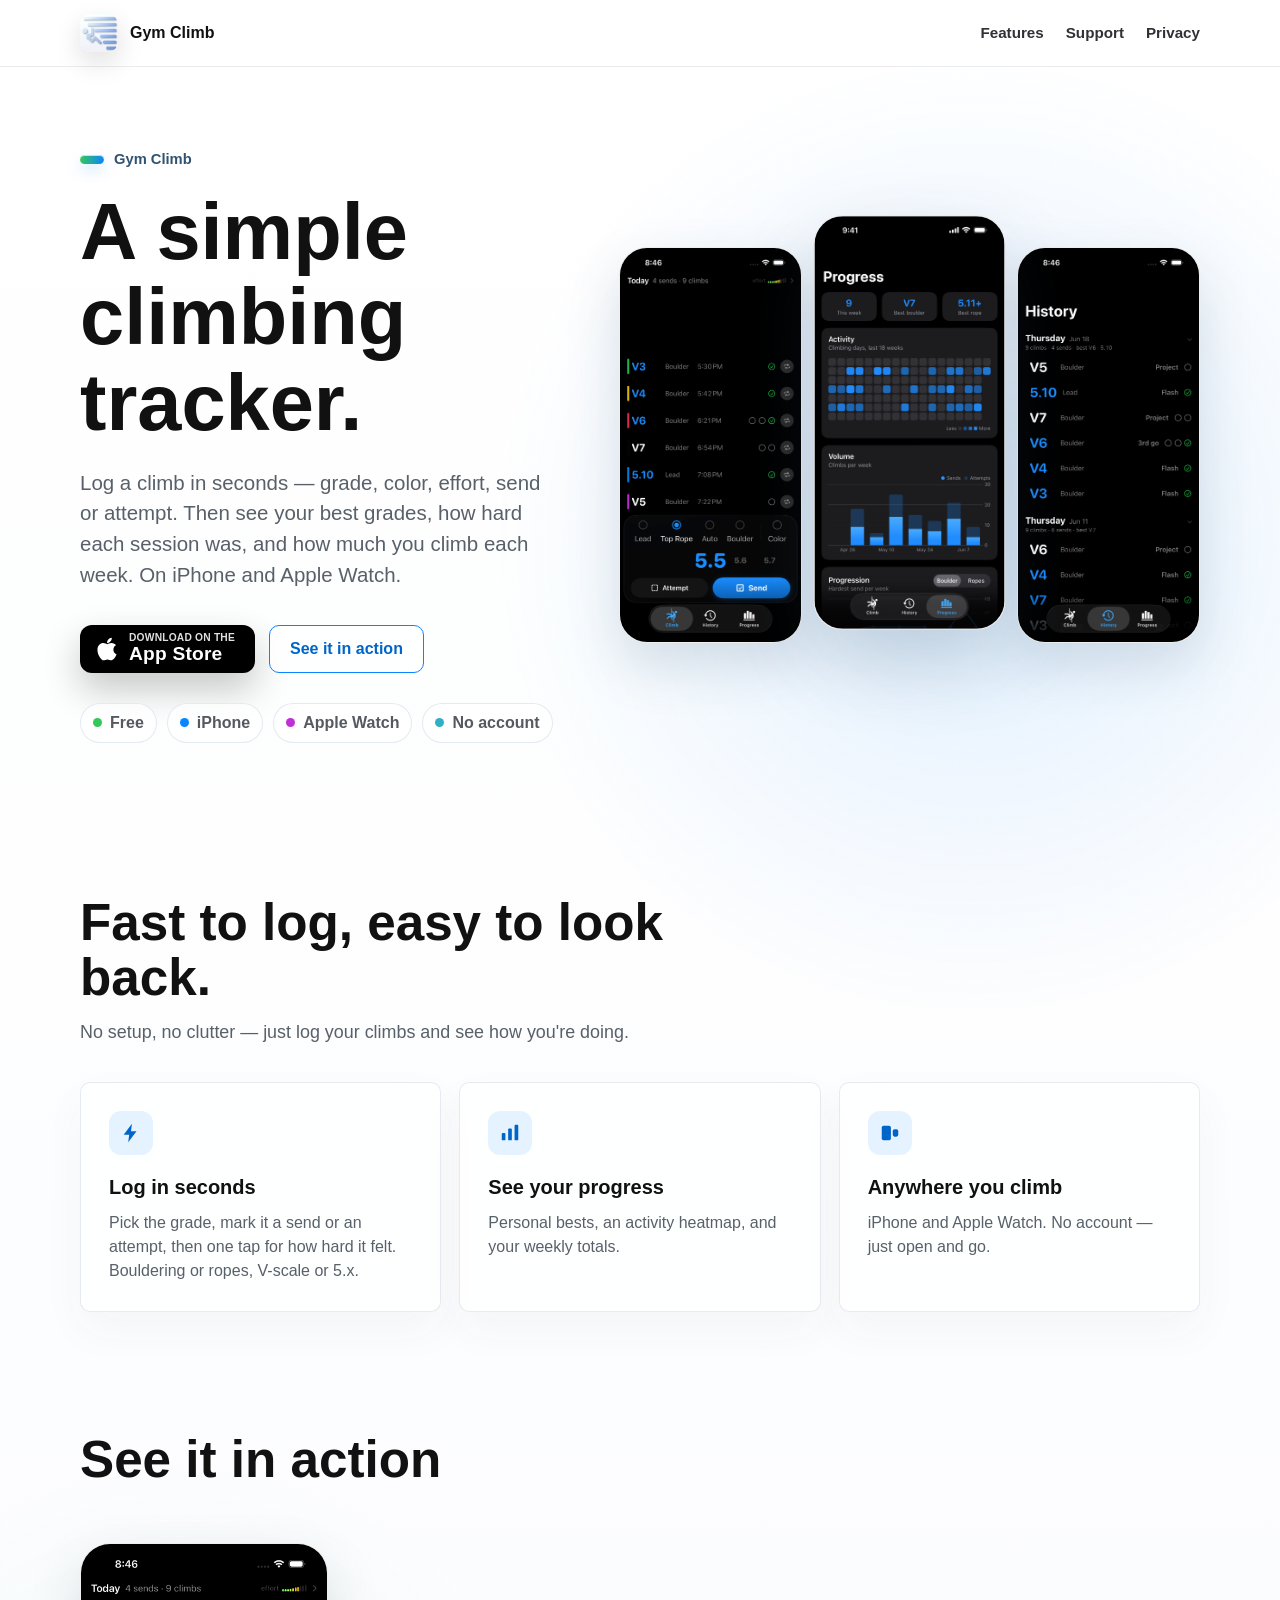
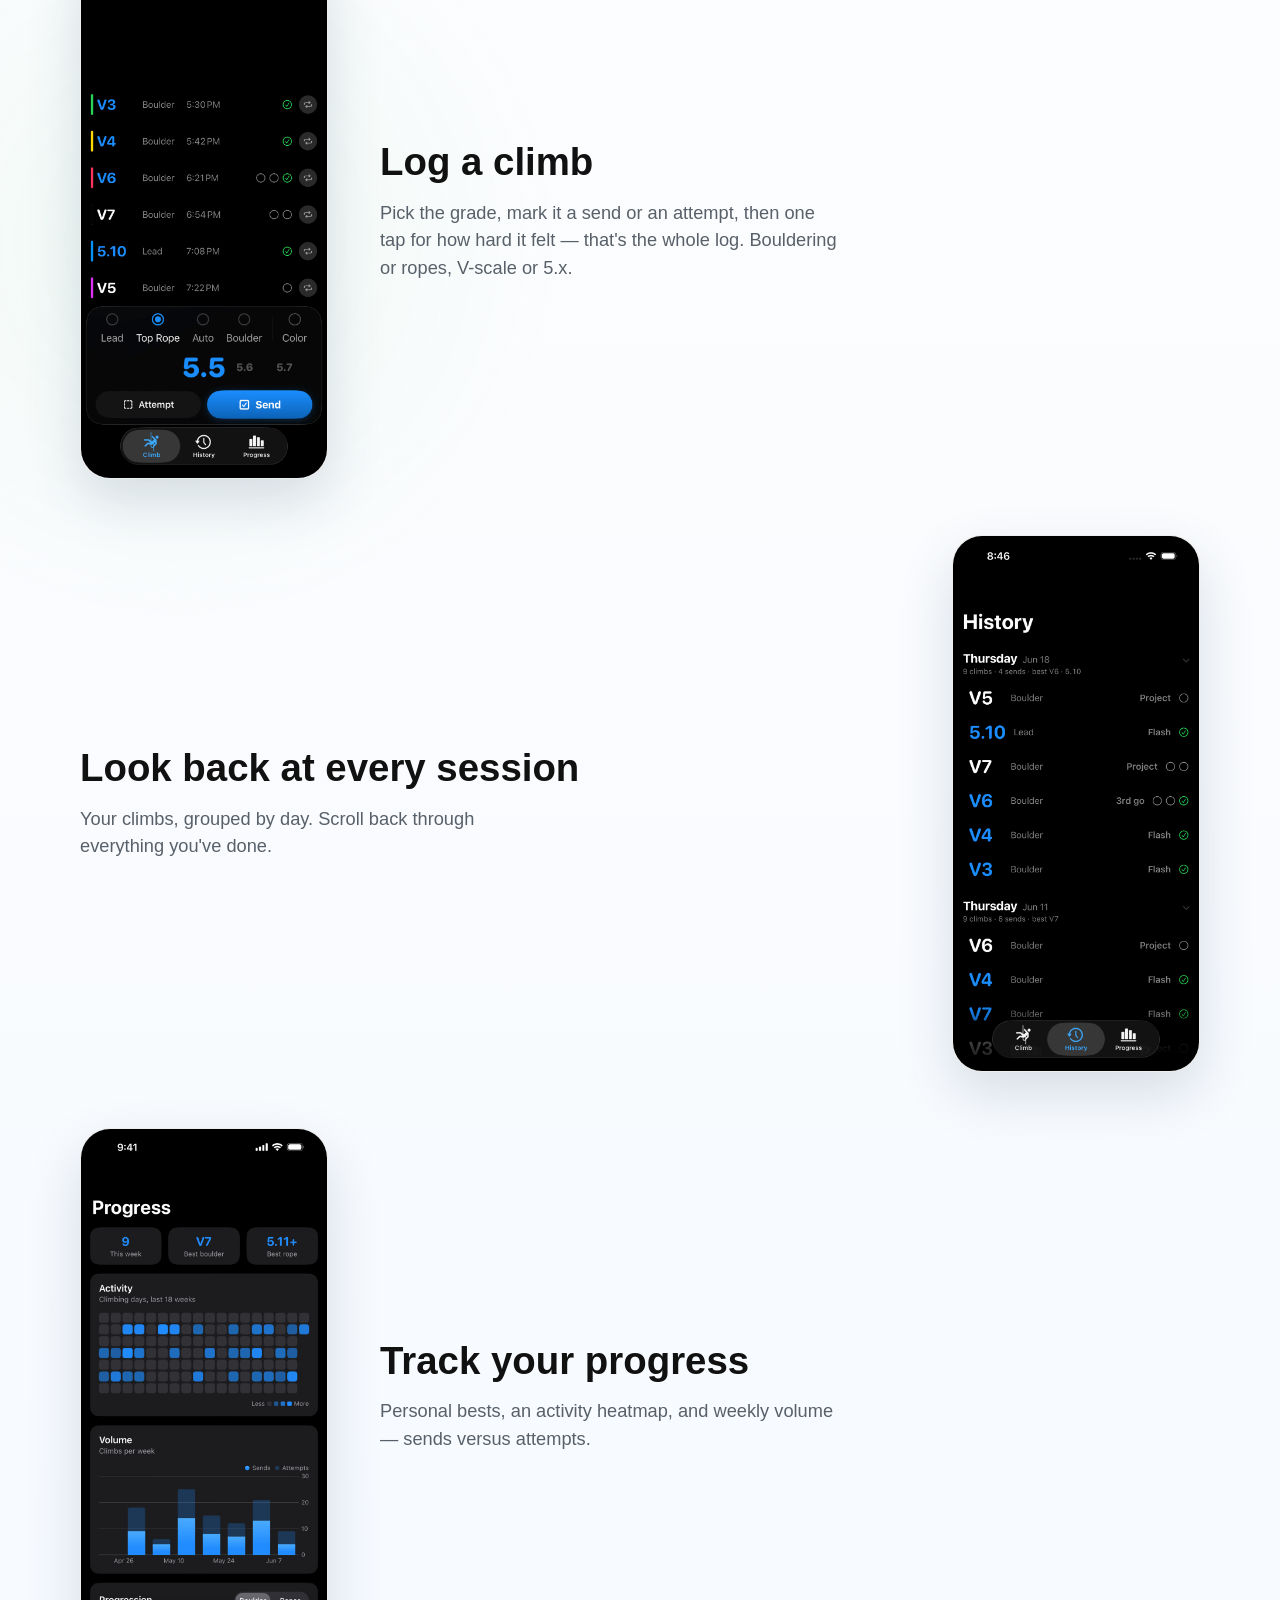
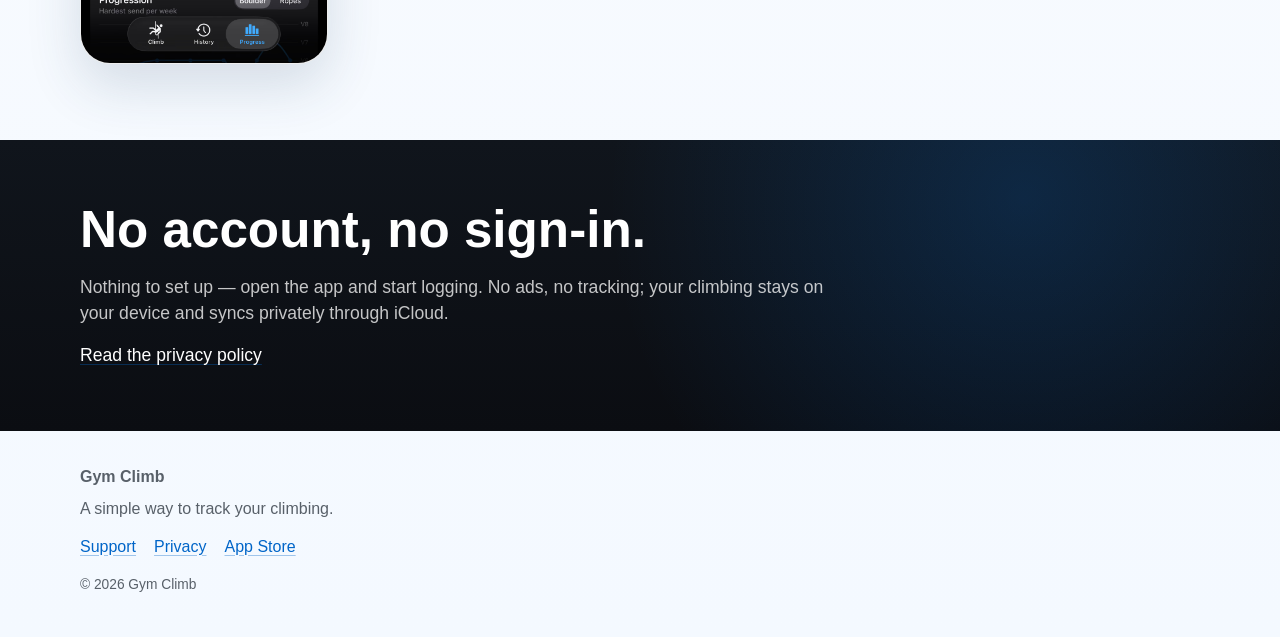
<file: index.html>
<!doctype html>
<html lang="en">
<head>
  <meta charset="utf-8">
  <meta name="viewport" content="width=device-width, initial-scale=1">
  <title>Gym Climb | A simple way to track your climbing</title>
  <meta name="description" content="A simple way to track your climbing. Log a climb in seconds, then look back whenever you want — on iPhone and Apple Watch.">
  <meta name="theme-color" content="#ffffff" media="(prefers-color-scheme: light)">
  <meta name="theme-color" content="#0b0e13" media="(prefers-color-scheme: dark)">
  <link rel="canonical" href="https://gymclimb.app/">
  <meta property="og:title" content="Gym Climb">
  <meta property="og:description" content="A simple way to track your climbing.">
  <meta property="og:url" content="https://gymclimb.app/">
  <meta property="og:image" content="https://gymclimb.app/assets/og-image.png?v=3">
  <meta property="og:image:width" content="1200">
  <meta property="og:image:height" content="630">
  <meta property="og:type" content="website">
  <meta name="twitter:card" content="summary_large_image">
  <meta name="twitter:title" content="Gym Climb">
  <meta name="twitter:description" content="A simple way to track your climbing.">
  <meta name="twitter:image" content="https://gymclimb.app/assets/og-image.png?v=3">
  <meta name="apple-itunes-app" content="app-id=6503015593">
  <link rel="icon" href="assets/icon-96.png">
  <link rel="apple-touch-icon" href="assets/icon-180.png">
  <link rel="manifest" href="site.webmanifest">
  <link rel="stylesheet" href="assets/site.css?v=6">
  <script type="application/ld+json">
  {
    "@context": "https://schema.org",
    "@type": "SoftwareApplication",
    "name": "Gym Climb",
    "applicationCategory": "HealthApplication",
    "operatingSystem": "iOS, watchOS",
    "description": "A simple way to track your climbing. Log a climb in seconds, then look back whenever you want — on iPhone and Apple Watch.",
    "url": "https://gymclimb.app/",
    "downloadUrl": "https://apps.apple.com/app/gym-climb/id6503015593",
    "image": "https://gymclimb.app/assets/og-image.png",
    "author": { "@type": "Person", "name": "Zachary Halzel" },
    "offers": { "@type": "Offer", "price": "0", "priceCurrency": "USD" }
  }
  </script>
</head>
<body>
  <header class="site-header">
    <nav class="nav" aria-label="Primary navigation">
      <a class="brand" href="./">
        <img src="assets/icon-96.png" alt="" width="38" height="38">
        <span>Gym Climb</span>
      </a>
      <div class="nav-links">
        <a href="#features">Features</a>
        <a href="support/">Support</a>
        <a href="privacy/">Privacy</a>
      </div>
    </nav>
  </header>

  <main>
    <section class="hero">
      <div>
        <p class="eyebrow">Gym Climb</p>
        <h1>A simple climbing tracker.</h1>
        <p class="hero-copy">Log a climb in seconds — grade, color, effort, send or attempt. Then see your best grades, how hard each session was, and how much you climb each week. On iPhone and Apple Watch.</p>
        <div class="actions">
          <!-- APP STORE LINK: live listing for Gym Climb (app-id 6503015593). -->
          <a class="appstore-badge" href="https://apps.apple.com/app/gym-climb/id6503015593" aria-label="Download Gym Climb on the App Store">
            <svg class="appstore-badge-logo" width="22" height="26" viewBox="0 0 384 512" aria-hidden="true" focusable="false">
              <path fill="currentColor" d="M318.7 268.7c-.2-36.7 16.4-64.4 50-84.8-18.8-26.9-47.2-41.7-84.7-44.6-35.5-2.8-74.3 20.7-88.5 20.7-15 0-49.4-19.7-76.4-19.7C63.3 141.2 4 184.8 4 273.5q0 39.3 14.4 81.2c12.8 36.7 59 126.7 107.2 125.2 25.2-.6 43-17.9 75.8-17.9 31.8 0 48.3 17.9 76.4 17.9 48.6-.7 90.4-82.5 102.6-119.3-65.2-30.7-61.7-90-61.7-91.9zm-56.6-164.2c27.3-32.4 24.8-61.9 24-72.5-24.1 1.4-52 16.4-67.9 34.9-17.5 19.8-27.8 44.3-25.6 71.9 26.1 2 49.9-11.4 69.5-34.3z"/>
            </svg>
            <span class="appstore-badge-text">
              <small>Download on the</small>
              <strong>App Store</strong>
            </span>
          </a>
          <a class="button secondary" href="#walkthrough">See it in action</a>
        </div>
        <ul class="availability" aria-label="App highlights">
          <li><span class="dot free"></span>Free</li>
          <li><span class="dot"></span>iPhone</li>
          <li><span class="dot watch"></span>Apple Watch</li>
          <li><span class="dot private"></span>No account</li>
        </ul>
      </div>
      <figure class="hero-shots" aria-label="Gym Climb app screenshots">
        <div class="hero-shot">
          <picture>
            <source srcset="assets/screenshot-climb.avif?v=4" type="image/avif">
            <source srcset="assets/screenshot-climb.webp?v=4" type="image/webp">
            <img src="assets/screenshot-climb.png?v=4" alt="Gym Climb logging screen: today's climbs, with green checkmarks marking sends, above the grade dial and a send-or-attempt result row." width="840" height="1825" decoding="async">
          </picture>
        </div>
        <div class="hero-shot">
          <picture>
            <source srcset="assets/screenshot-progress.avif" type="image/avif">
            <source srcset="assets/screenshot-progress.webp" type="image/webp">
            <img src="assets/screenshot-progress.png" alt="Gym Climb Progress screen with weekly stats, an activity heatmap, and a climbs-per-week volume chart." width="840" height="1825" fetchpriority="high" decoding="async">
          </picture>
        </div>
        <div class="hero-shot">
          <picture>
            <source srcset="assets/screenshot-history.avif?v=4" type="image/avif">
            <source srcset="assets/screenshot-history.webp?v=4" type="image/webp">
            <img src="assets/screenshot-history.png?v=4" alt="Gym Climb History screen with climbs grouped by day." width="840" height="1825" decoding="async">
          </picture>
        </div>
      </figure>
    </section>

    <section class="section" id="features">
      <div class="section-heading">
        <h2>Fast to log, easy to look back.</h2>
        <p>No setup, no clutter — just log your climbs and see how you're doing.</p>
      </div>
      <div class="feature-grid">
        <article class="feature">
          <div class="feature-icon"><svg viewBox="0 0 24 24" fill="currentColor" aria-hidden="true"><path d="M13 2 4 14h6l-1 8 9-12h-6l1-8z"/></svg></div>
          <h3>Log in seconds</h3>
          <p>Pick the grade, mark it a send or an attempt, then one tap for how hard it felt. Bouldering or ropes, V-scale or 5.x.</p>
        </article>
        <article class="feature">
          <div class="feature-icon"><svg viewBox="0 0 24 24" fill="currentColor" aria-hidden="true"><rect x="3" y="12" width="4" height="8" rx="1"/><rect x="10" y="7" width="4" height="13" rx="1"/><rect x="17" y="3" width="4" height="17" rx="1"/></svg></div>
          <h3>See your progress</h3>
          <p>Personal bests, an activity heatmap, and your weekly totals.</p>
        </article>
        <article class="feature">
          <div class="feature-icon"><svg viewBox="0 0 24 24" fill="currentColor" aria-hidden="true"><rect x="3" y="4" width="10" height="16" rx="2"/><rect x="15" y="8" width="6" height="8" rx="2"/></svg></div>
          <h3>Anywhere you climb</h3>
          <p>iPhone and Apple Watch. No account — just open and go.</p>
        </article>
      </div>
    </section>

    <section class="section showcase" id="walkthrough" aria-labelledby="walkthrough-heading">
      <div class="section-heading">
        <h2 id="walkthrough-heading">See it in action</h2>
      </div>

      <div class="showcase-row">
        <div class="showcase-shot">
          <picture>
            <source srcset="assets/screenshot-climb.avif?v=4" type="image/avif">
            <source srcset="assets/screenshot-climb.webp?v=4" type="image/webp">
            <img src="assets/screenshot-climb.png?v=4" alt="Gym Climb logging screen: today's climbs, with green checkmarks marking sends, above the grade dial and a send-or-attempt result row." width="840" height="1825" loading="lazy" decoding="async">
          </picture>
        </div>
        <div class="showcase-text">
          <h3>Log a climb</h3>
          <p>Pick the grade, mark it a send or an attempt, then one tap for how hard it felt — that's the whole log. Bouldering or ropes, V-scale or 5.x.</p>
        </div>
      </div>

      <div class="showcase-row reverse">
        <div class="showcase-shot">
          <picture>
            <source srcset="assets/screenshot-history.avif?v=4" type="image/avif">
            <source srcset="assets/screenshot-history.webp?v=4" type="image/webp">
            <img src="assets/screenshot-history.png?v=4" alt="Gym Climb History screen with climbs grouped by day." width="840" height="1825" loading="lazy" decoding="async">
          </picture>
        </div>
        <div class="showcase-text">
          <h3>Look back at every session</h3>
          <p>Your climbs, grouped by day. Scroll back through everything you've done.</p>
        </div>
      </div>

      <div class="showcase-row">
        <div class="showcase-shot">
          <picture>
            <source srcset="assets/screenshot-progress.avif" type="image/avif">
            <source srcset="assets/screenshot-progress.webp" type="image/webp">
            <img src="assets/screenshot-progress.png" alt="Gym Climb Progress screen with weekly stats, an activity heatmap, and a climbs-per-week volume chart." width="840" height="1825" loading="lazy" decoding="async">
          </picture>
        </div>
        <div class="showcase-text">
          <h3>Track your progress</h3>
          <p>Personal bests, an activity heatmap, and weekly volume — sends versus attempts.</p>
        </div>
      </div>
    </section>

    <section class="privacy-band">
      <div class="section">
        <h2>No account, no sign-in.</h2>
        <p>Nothing to set up — open the app and start logging. No ads, no tracking; your climbing stays on your device and syncs privately through iCloud.</p>
        <p><a href="privacy/">Read the privacy policy</a></p>
      </div>
    </section>
  </main>

  <footer class="footer">
    <strong>Gym Climb</strong>
    <p class="footer-tagline">A simple way to track your climbing.</p>
    <nav aria-label="Footer navigation">
      <a href="support/">Support</a>
      <a href="privacy/">Privacy</a>
      <a href="https://apps.apple.com/app/gym-climb/id6503015593">App Store</a>
    </nav>
    <p class="footer-legal">© 2026 Gym Climb</p>
  </footer>
</body>
</html>
</file>
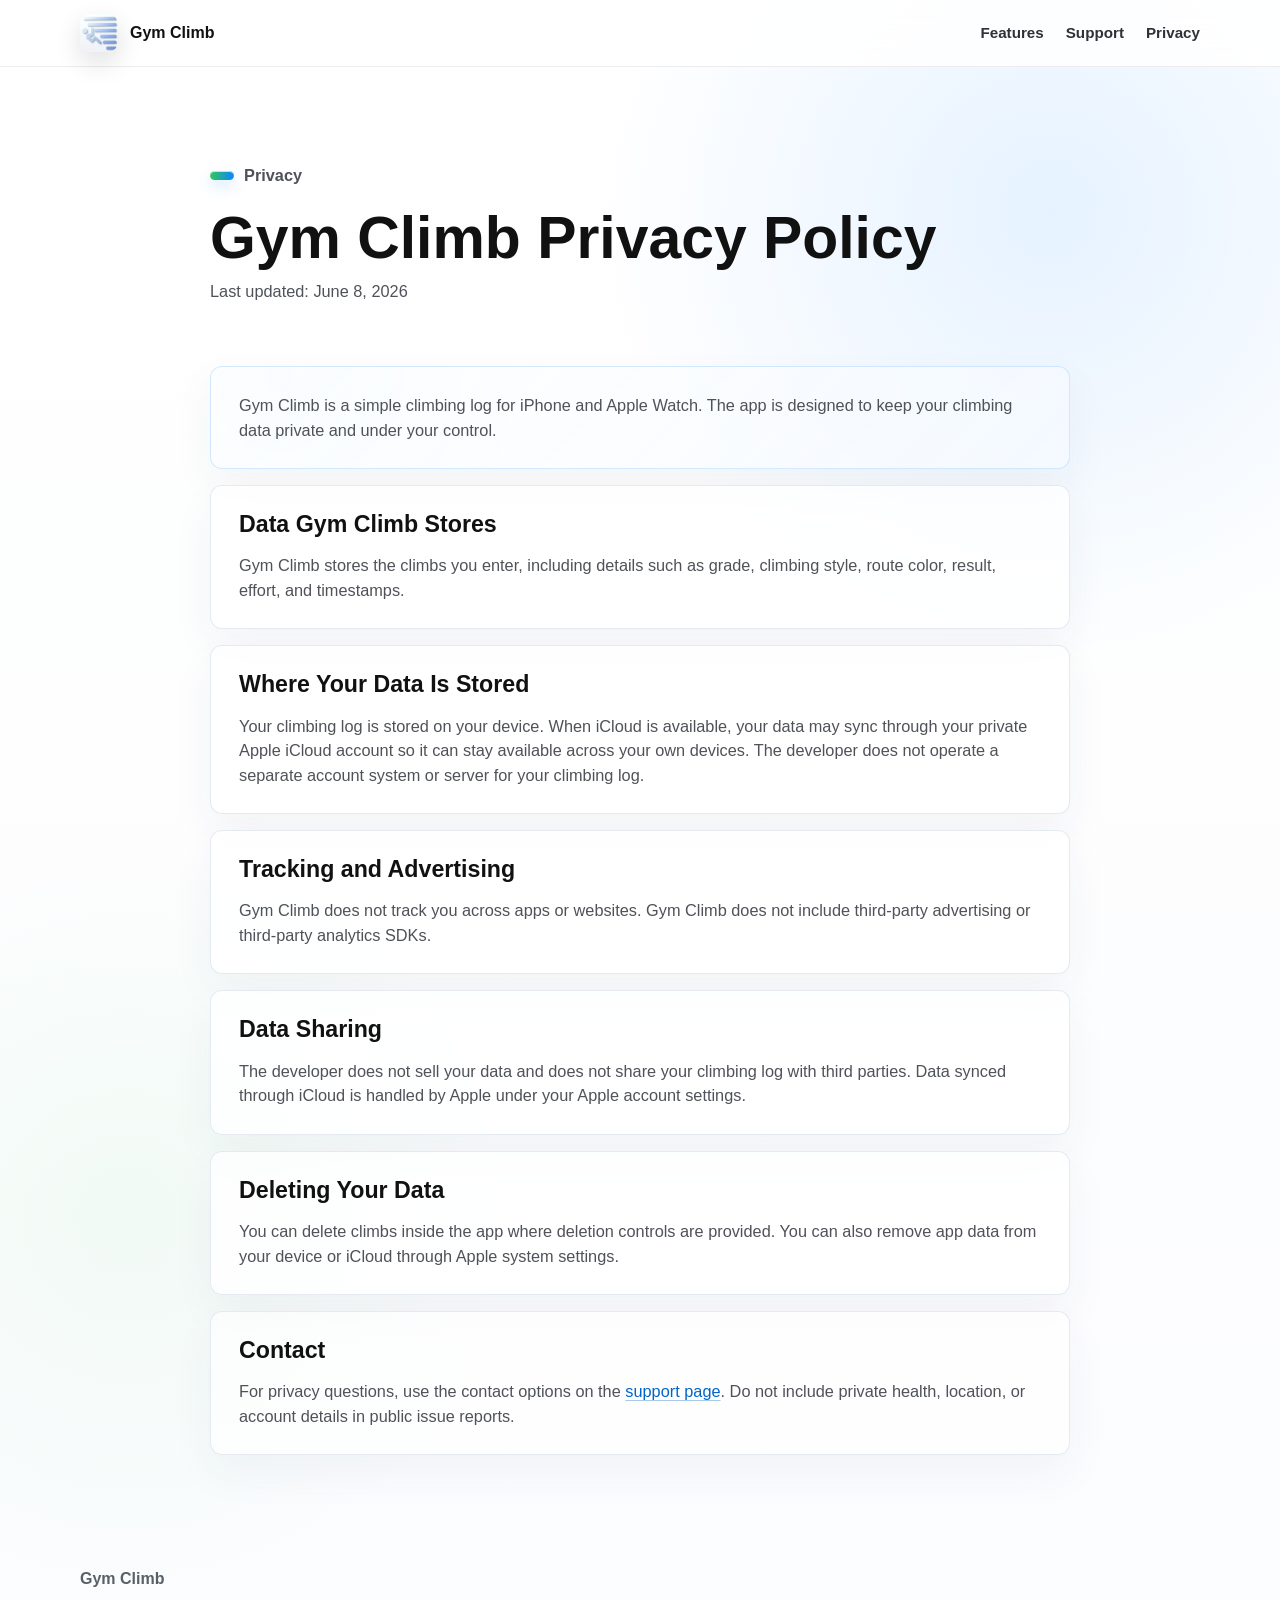
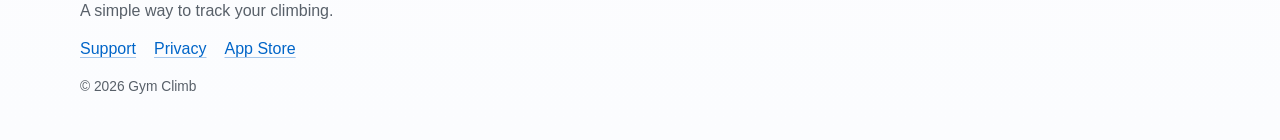
<file: privacy/index.html>
<!doctype html>
<html lang="en">
<head>
  <meta charset="utf-8">
  <meta name="viewport" content="width=device-width, initial-scale=1">
  <title>Gym Climb Privacy Policy</title>
  <meta name="description" content="Privacy policy for Gym Climb, a climbing log for iPhone and Apple Watch.">
  <meta name="theme-color" content="#ffffff" media="(prefers-color-scheme: light)">
  <meta name="theme-color" content="#0b0e13" media="(prefers-color-scheme: dark)">
  <link rel="canonical" href="https://gymclimb.app/privacy/">
  <meta property="og:title" content="Gym Climb Privacy Policy">
  <meta property="og:description" content="Privacy policy for Gym Climb, a climbing log for iPhone and Apple Watch.">
  <meta property="og:url" content="https://gymclimb.app/privacy/">
  <meta property="og:image" content="https://gymclimb.app/assets/og-image.png?v=3">
  <meta property="og:type" content="website">
  <meta name="twitter:card" content="summary_large_image">
  <meta name="twitter:image" content="https://gymclimb.app/assets/og-image.png?v=3">
  <link rel="icon" href="../assets/icon-96.png">
  <link rel="apple-touch-icon" href="../assets/icon-180.png">
  <link rel="stylesheet" href="../assets/site.css?v=6">
</head>
<body class="page">
  <header class="site-header">
    <nav class="nav" aria-label="Primary navigation">
      <a class="brand" href="../">
        <img src="../assets/icon-96.png" alt="" width="38" height="38">
        <span>Gym Climb</span>
      </a>
      <div class="nav-links">
        <a href="../#features">Features</a>
        <a href="../support/">Support</a>
        <a href="./">Privacy</a>
      </div>
    </nav>
  </header>

  <main class="content page-content">
    <section class="page-hero">
      <p class="eyebrow">Privacy</p>
      <h1>Gym Climb Privacy Policy</h1>
      <p class="updated">Last updated: June 8, 2026</p>
    </section>

    <section class="content-card lead-card">
      <p>Gym Climb is a simple climbing log for iPhone and Apple Watch. The app is designed to keep your climbing data private and under your control.</p>
    </section>

    <section class="content-card">
      <h2>Data Gym Climb Stores</h2>
      <p>Gym Climb stores the climbs you enter, including details such as grade, climbing style, route color, result, effort, and timestamps.</p>
    </section>

    <section class="content-card">
      <h2>Where Your Data Is Stored</h2>
      <p>Your climbing log is stored on your device. When iCloud is available, your data may sync through your private Apple iCloud account so it can stay available across your own devices. The developer does not operate a separate account system or server for your climbing log.</p>
    </section>

    <section class="content-card">
      <h2>Tracking and Advertising</h2>
      <p>Gym Climb does not track you across apps or websites. Gym Climb does not include third-party advertising or third-party analytics SDKs.</p>
    </section>

    <section class="content-card">
      <h2>Data Sharing</h2>
      <p>The developer does not sell your data and does not share your climbing log with third parties. Data synced through iCloud is handled by Apple under your Apple account settings.</p>
    </section>

    <section class="content-card">
      <h2>Deleting Your Data</h2>
      <p>You can delete climbs inside the app where deletion controls are provided. You can also remove app data from your device or iCloud through Apple system settings.</p>
    </section>

    <section class="content-card compact-card">
      <h2>Contact</h2>
      <p>For privacy questions, use the contact options on the <a href="../support/">support page</a>. Do not include private health, location, or account details in public issue reports.</p>
    </section>
  </main>

  <footer class="footer">
    <strong>Gym Climb</strong>
    <p class="footer-tagline">A simple way to track your climbing.</p>
    <nav aria-label="Footer navigation">
      <a href="../support/">Support</a>
      <a href="./">Privacy</a>
      <a href="https://apps.apple.com/app/gym-climb/id6503015593">App Store</a>
    </nav>
    <p class="footer-legal">© 2026 Gym Climb</p>
  </footer>
</body>
</html>
</file>
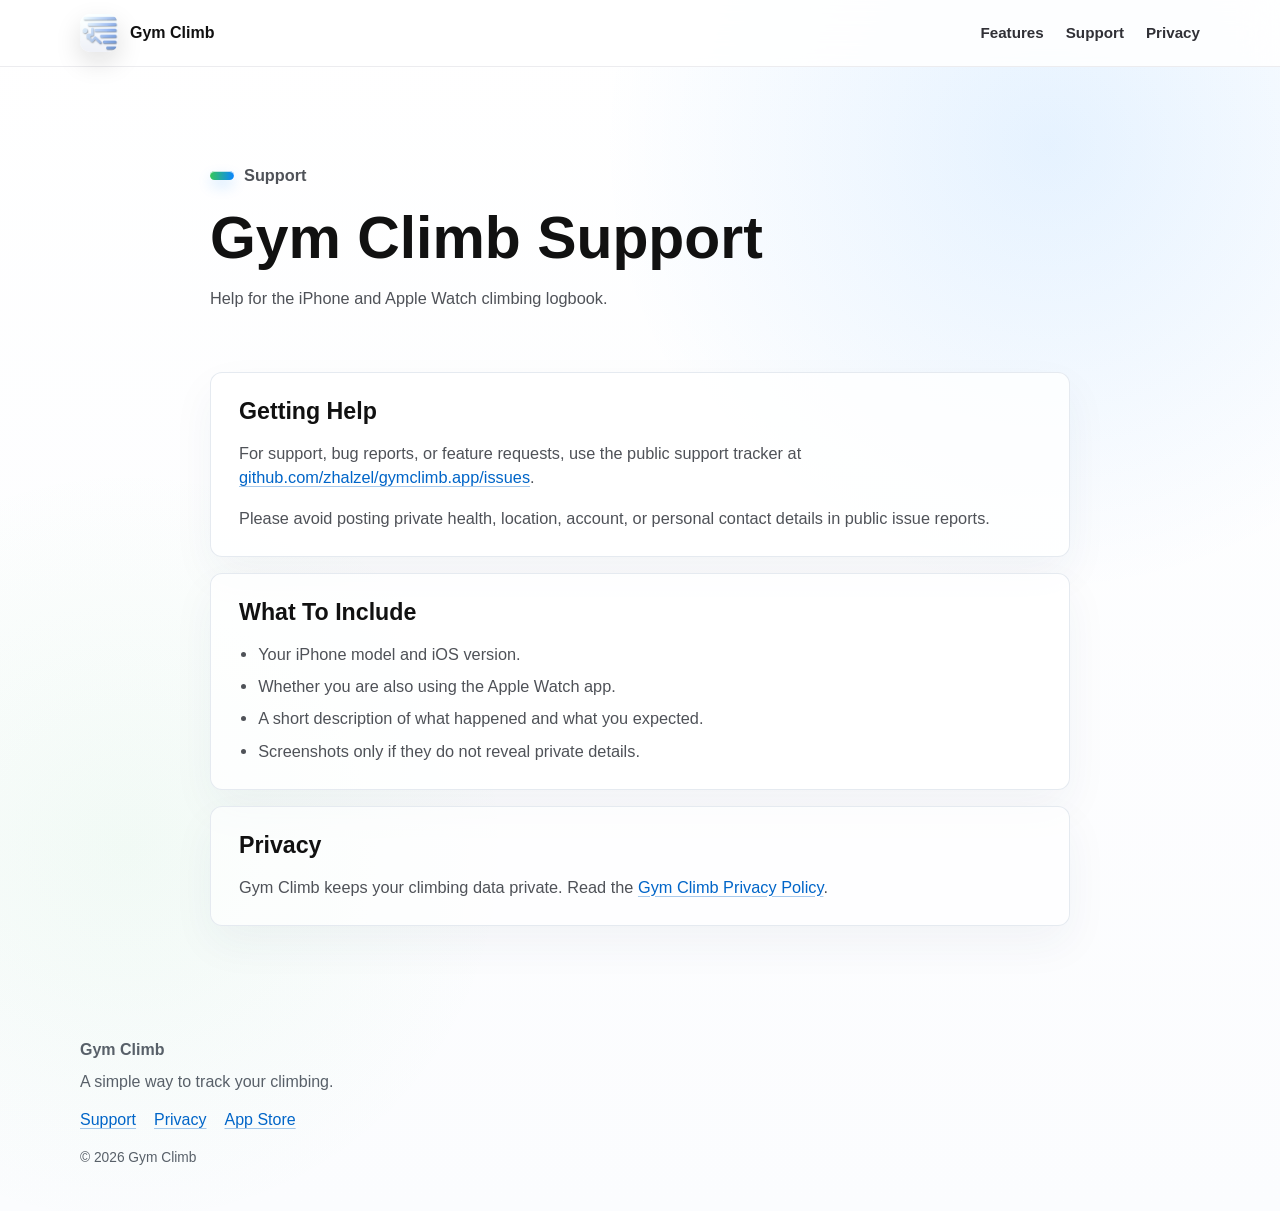
<file: support/index.html>
<!doctype html>
<html lang="en">
<head>
  <meta charset="utf-8">
  <meta name="viewport" content="width=device-width, initial-scale=1">
  <title>Gym Climb Support</title>
  <meta name="description" content="Get help with Gym Climb for iPhone and Apple Watch.">
  <meta name="theme-color" content="#ffffff" media="(prefers-color-scheme: light)">
  <meta name="theme-color" content="#0b0e13" media="(prefers-color-scheme: dark)">
  <link rel="canonical" href="https://gymclimb.app/support/">
  <meta property="og:title" content="Gym Climb Support">
  <meta property="og:description" content="Get help with Gym Climb for iPhone and Apple Watch.">
  <meta property="og:url" content="https://gymclimb.app/support/">
  <meta property="og:image" content="https://gymclimb.app/assets/og-image.png?v=3">
  <meta property="og:type" content="website">
  <meta name="twitter:card" content="summary_large_image">
  <meta name="twitter:image" content="https://gymclimb.app/assets/og-image.png?v=3">
  <link rel="icon" href="../assets/icon-96.png">
  <link rel="apple-touch-icon" href="../assets/icon-180.png">
  <link rel="stylesheet" href="../assets/site.css?v=6">
</head>
<body class="page">
  <header class="site-header">
    <nav class="nav" aria-label="Primary navigation">
      <a class="brand" href="../">
        <img src="../assets/icon-96.png" alt="" width="38" height="38">
        <span>Gym Climb</span>
      </a>
      <div class="nav-links">
        <a href="../#features">Features</a>
        <a href="./">Support</a>
        <a href="../privacy/">Privacy</a>
      </div>
    </nav>
  </header>

  <main class="content page-content">
    <section class="page-hero">
      <p class="eyebrow">Support</p>
      <h1>Gym Climb Support</h1>
      <p>Help for the iPhone and Apple Watch climbing logbook.</p>
    </section>

    <section class="content-card">
      <h2>Getting Help</h2>
      <p>For support, bug reports, or feature requests, use the public support tracker at <a href="https://github.com/zhalzel/gymclimb.app/issues">github.com/zhalzel/gymclimb.app/issues</a>.</p>
      <p>Please avoid posting private health, location, account, or personal contact details in public issue reports.</p>
    </section>

    <section class="content-card">
      <h2>What To Include</h2>
      <ul>
        <li>Your iPhone model and iOS version.</li>
        <li>Whether you are also using the Apple Watch app.</li>
        <li>A short description of what happened and what you expected.</li>
        <li>Screenshots only if they do not reveal private details.</li>
      </ul>
    </section>

    <section class="content-card compact-card">
      <h2>Privacy</h2>
      <p>Gym Climb keeps your climbing data private. Read the <a href="../privacy/">Gym Climb Privacy Policy</a>.</p>
    </section>
  </main>

  <footer class="footer">
    <strong>Gym Climb</strong>
    <p class="footer-tagline">A simple way to track your climbing.</p>
    <nav aria-label="Footer navigation">
      <a href="./">Support</a>
      <a href="../privacy/">Privacy</a>
      <a href="https://apps.apple.com/app/gym-climb/id6503015593">App Store</a>
    </nav>
    <p class="footer-legal">© 2026 Gym Climb</p>
  </footer>
</body>
</html>
</file>
<file: assets/site.css>
:root {
  color-scheme: light;
  --ink: #111111;
  --muted: #586069;
  --soft: #f2f6fb;
  --line: #e4e9f0;
  --primary: #0a84ff;
  --primary-dark: #0065c8;
  --green: #34c759;
  --yellow: #ffd60a;
  --red: #ff3b30;
  --purple: #bf2fd7;
  --paper: #ffffff;
  --wash: #fbfcfe;
  font-family: -apple-system, BlinkMacSystemFont, "SF Pro Text", "Segoe UI", sans-serif;
  line-height: 1.5;
  background: var(--wash);
  color: var(--ink);
}

* {
  box-sizing: border-box;
}

html {
  scroll-behavior: smooth;
}

body {
  margin: 0;
  min-width: 320px;
  background:
    radial-gradient(circle at 76% 14%, rgba(10, 132, 255, 0.12), transparent 30rem),
    radial-gradient(circle at 14% 48%, rgba(52, 199, 89, 0.06), transparent 24rem),
    linear-gradient(180deg, #ffffff 0%, #fbfcfe 52%, #f4f9ff 100%);
  color: var(--ink);
}

body.page {
  background:
    radial-gradient(circle at 82% 12%, rgba(10, 132, 255, 0.1), transparent 28rem),
    radial-gradient(circle at 10% 70%, rgba(52, 199, 89, 0.055), transparent 24rem),
    linear-gradient(180deg, #ffffff 0%, #fbfcfe 100%);
}

a {
  color: var(--primary-dark);
  text-decoration-color: rgba(0, 101, 200, 0.35);
  text-underline-offset: 0.18em;
}

a:hover {
  text-decoration-color: currentColor;
}

.site-header {
  position: sticky;
  top: 0;
  z-index: 10;
  border-bottom: 1px solid rgba(231, 231, 235, 0.78);
  background: rgba(255, 255, 255, 0.86);
  backdrop-filter: blur(18px);
}

.nav {
  display: flex;
  align-items: center;
  justify-content: space-between;
  gap: 24px;
  width: min(1120px, calc(100% - 40px));
  margin: 0 auto;
  padding: 14px 0;
}

.brand {
  display: inline-flex;
  align-items: center;
  gap: 12px;
  color: var(--ink);
  font-weight: 750;
  text-decoration: none;
}

.brand img {
  width: 38px;
  height: 38px;
  border-radius: 10px;
  box-shadow: 0 10px 26px rgba(17, 17, 17, 0.13);
}

.nav-links {
  display: flex;
  align-items: center;
  gap: 22px;
  font-size: 0.95rem;
  font-weight: 650;
}

.nav-links a {
  color: #303036;
  text-decoration: none;
}

.hero {
  display: grid;
  grid-template-columns: minmax(0, 0.86fr) minmax(340px, 1.04fr);
  align-items: center;
  gap: 58px;
  width: min(1120px, calc(100% - 40px));
  margin: 0 auto;
  padding: 80px 0 76px;
}

.eyebrow {
  display: inline-flex;
  align-items: center;
  gap: 10px;
  margin: 0 0 18px;
  color: #315270;
  font-size: 0.92rem;
  font-weight: 750;
}

.eyebrow::before {
  content: "";
  width: 24px;
  height: 9px;
  border-radius: 999px;
  background: linear-gradient(90deg, #34c759, #0a84ff);
  box-shadow: inset 0 1px 0 rgba(255, 255, 255, 0.72), 0 6px 14px rgba(10, 132, 255, 0.18);
}

h1,
h2,
h3 {
  margin: 0;
  line-height: 1.08;
}

h1 {
  max-width: 680px;
  font-size: clamp(3rem, 6.2vw, 5.9rem);
  font-weight: 830;
  letter-spacing: 0;
}

.hero-copy {
  max-width: 590px;
  margin: 22px 0 0;
  color: var(--muted);
  font-size: clamp(1.08rem, 2.2vw, 1.28rem);
}

.actions {
  display: flex;
  flex-wrap: wrap;
  align-items: center;
  gap: 14px;
  margin-top: 34px;
}

.button {
  display: inline-flex;
  align-items: center;
  justify-content: center;
  min-height: 48px;
  padding: 0 20px;
  border-radius: 10px;
  border: 1px solid var(--primary);
  background: var(--primary);
  color: #ffffff;
  font-weight: 760;
  text-decoration: none;
  box-shadow: 0 18px 40px rgba(10, 132, 255, 0.22);
}

.button.secondary {
  background: rgba(255, 255, 255, 0.78);
  color: var(--primary-dark);
  box-shadow: none;
}

.status-pill {
  display: inline-flex;
  align-items: center;
  min-height: 48px;
  padding: 0 17px;
  border: 1px solid rgba(10, 132, 255, 0.18);
  border-radius: 10px;
  background: rgba(255, 255, 255, 0.7);
  color: #355066;
  font-weight: 720;
  box-shadow: inset 0 1px 0 rgba(255, 255, 255, 0.9);
}

.availability {
  display: flex;
  flex-wrap: wrap;
  gap: 10px;
  margin: 30px 0 0;
  padding: 0;
  list-style: none;
  color: #555960;
  font-weight: 650;
}

.availability li {
  display: inline-flex;
  align-items: center;
  gap: 8px;
  padding: 7px 12px;
  border: 1px solid rgba(228, 233, 240, 0.95);
  border-radius: 999px;
  background: rgba(255, 255, 255, 0.72);
}

.dot {
  width: 9px;
  height: 9px;
  border-radius: 999px;
  background: var(--primary);
}

.dot.watch {
  background: var(--purple);
}

.dot.private {
  background: #30b0c7;
}

.dot.free {
  background: var(--green);
}

.hero-shots {
  display: flex;
  justify-content: center;
  align-items: flex-end;
  gap: 16px;
  margin: 0;
}

.hero-shot {
  flex: 1 1 0;
  max-width: 196px;
  overflow: hidden;
  border: 1px solid rgba(17, 17, 17, 0.07);
  border-radius: 28px;
  background: #ffffff;
  box-shadow: 0 22px 54px rgba(35, 67, 102, 0.16);
}

.hero-shot picture {
  display: block;
}

.hero-shot img {
  display: block;
  width: 100%;
  height: auto;
}

/* deliberate, gentle lift on the center phone — intentional, not overlapping */
.hero-shot:nth-child(2) {
  transform: translateY(-22px) scale(1.05);
  z-index: 2;
  box-shadow: 0 30px 70px rgba(35, 67, 102, 0.22);
}

.section {
  width: min(1120px, calc(100% - 40px));
  margin: 0 auto;
  padding: 76px 0;
}

.section-heading {
  max-width: 720px;
}

.section-heading p {
  margin: 14px 0 0;
  color: var(--muted);
  font-size: 1.12rem;
}

h2 {
  font-size: clamp(2rem, 4vw, 3.6rem);
  font-weight: 820;
}

.feature-grid {
  display: grid;
  grid-template-columns: repeat(3, minmax(0, 1fr));
  gap: 18px;
  margin-top: 36px;
}

.feature {
  min-height: 220px;
  padding: 28px;
  border: 1px solid rgba(228, 233, 240, 0.92);
  border-radius: 10px;
  background: rgba(255, 255, 255, 0.72);
  box-shadow: 0 18px 44px rgba(35, 67, 102, 0.045);
}

.feature-icon {
  display: grid;
  place-items: center;
  width: 44px;
  height: 44px;
  margin-bottom: 22px;
  border-radius: 12px;
  background: rgba(10, 132, 255, 0.1);
  color: var(--primary-dark);
}

.feature-icon svg {
  width: 22px;
  height: 22px;
}

.feature h3 {
  font-size: 1.25rem;
}

.feature p {
  margin: 12px 0 0;
  color: var(--muted);
}

.showcase {
  padding-top: 44px;
}

.showcase-row {
  display: flex;
  align-items: center;
  gap: 52px;
  margin-top: 56px;
}

.showcase-row.reverse {
  flex-direction: row-reverse;
}

.showcase-shot {
  flex: 0 0 auto;
  width: 248px;
  overflow: hidden;
  border: 1px solid rgba(17, 17, 17, 0.07);
  border-radius: 30px;
  background: #ffffff;
  box-shadow: 0 22px 54px rgba(35, 67, 102, 0.16);
}

.showcase-shot picture,
.showcase-shot img {
  display: block;
  width: 100%;
  height: auto;
}

.showcase-text {
  flex: 1 1 0;
}

.showcase-text h3 {
  font-size: clamp(1.6rem, 3vw, 2.5rem);
}

.showcase-text p {
  max-width: 460px;
  margin: 16px 0 0;
  color: var(--muted);
  font-size: 1.14rem;
}

.privacy-band {
  background:
    radial-gradient(circle at 80% 20%, rgba(10, 132, 255, 0.18), transparent 26rem),
    linear-gradient(180deg, #10151c, #0b0d12);
  color: #ffffff;
}

.privacy-band .section {
  padding: 62px 0;
}

.privacy-band p {
  max-width: 760px;
  margin: 16px 0 0;
  color: rgba(255, 255, 255, 0.76);
  font-size: 1.1rem;
}

.privacy-band a {
  color: #ffffff;
}

.footer {
  width: min(1120px, calc(100% - 40px));
  margin: 0 auto;
  padding: 34px 0 42px;
  color: var(--muted);
}

.footer-tagline {
  margin: 8px 0 0;
  max-width: 420px;
  color: var(--muted);
}

.footer nav {
  display: flex;
  flex-wrap: wrap;
  gap: 18px;
  margin-top: 14px;
}

.footer-legal {
  margin: 16px 0 0;
  font-size: 0.86rem;
  color: var(--muted);
}

.content {
  width: min(760px, calc(100% - 40px));
  margin: 0 auto;
  padding: 58px 0 70px;
}

.page-content {
  display: grid;
  gap: 16px;
  width: min(860px, calc(100% - 40px));
  padding: 62px 0 78px;
}

.page-hero {
  margin-bottom: 12px;
  padding: 34px 0 18px;
}

.content h1 {
  max-width: 760px;
  font-size: clamp(2.2rem, 4.6vw, 3.9rem);
}

.content h2 {
  margin-top: 0;
  font-size: 1.45rem;
}

.content p,
.content li {
  color: #4f5258;
  font-size: 1.02rem;
}

.updated {
  margin-top: 10px;
  color: var(--muted);
}

.content-card {
  padding: 26px 28px;
  border: 1px solid rgba(228, 233, 240, 0.94);
  border-radius: 12px;
  background: rgba(255, 255, 255, 0.76);
  box-shadow: 0 18px 44px rgba(35, 67, 102, 0.05);
}

.content-card p:first-child,
.content-card ul:first-child {
  margin-top: 0;
}

.content-card p:last-child,
.content-card ul:last-child {
  margin-bottom: 0;
}

.content-card ul {
  padding-left: 1.2rem;
}

.content-card li + li {
  margin-top: 8px;
}

.lead-card {
  border-color: rgba(10, 132, 255, 0.16);
  background:
    linear-gradient(135deg, rgba(255, 255, 255, 0.82), rgba(244, 249, 255, 0.78)),
    radial-gradient(circle at 8% 10%, rgba(10, 132, 255, 0.1), transparent 16rem);
}

.compact-card {
  background: rgba(255, 255, 255, 0.64);
}

@media (max-width: 900px) {
  .hero {
    grid-template-columns: 1fr;
  }

  .hero {
    gap: 34px;
    padding-top: 56px;
  }

  .hero-shots {
    max-width: 560px;
    margin: 0 auto;
  }

  .feature-grid {
    grid-template-columns: 1fr;
  }
}

@media (max-width: 680px) {
  .nav {
    align-items: flex-start;
    flex-direction: column;
    gap: 12px;
    padding: 12px 0 16px;
  }

  .nav-links {
    gap: 14px;
    font-size: 0.9rem;
  }

  h1 {
    font-size: 3.05rem;
  }

  .hero,
  .section,
  .content,
  .page-content {
    width: min(100% - 28px, 1120px);
  }

  .hero {
    padding: 54px 0 46px;
  }

  .actions {
    align-items: flex-start;
    flex-direction: column;
    gap: 12px;
    margin-top: 30px;
  }

  /* One legible phone on narrow screens. Feature the clean Progress shot (2nd);
     the logging hero (1st) is reserved for desktop until its dead-band is closed. */
  .hero-shots {
    gap: 0;
  }

  .hero-shot {
    max-width: 280px;
  }

  .hero-shot:nth-child(1),
  .hero-shot:nth-child(3) {
    display: none;
  }

  .hero-shot:nth-child(2) {
    transform: none;
  }

  .showcase {
    padding-top: 32px;
  }

  .showcase-row,
  .showcase-row.reverse {
    flex-direction: column;
    gap: 22px;
    margin-top: 44px;
    text-align: center;
  }

  .showcase-shot {
    width: 230px;
  }

  .showcase-text p {
    margin-left: auto;
    margin-right: auto;
  }
}

/* App Store download badge */
.appstore-badge {
  display: inline-flex;
  align-items: center;
  gap: 11px;
  min-height: 48px;
  padding: 0 20px 0 16px;
  border-radius: 12px;
  background: #000000;
  color: #ffffff;
  text-decoration: none;
  box-shadow: 0 16px 36px rgba(17, 17, 17, 0.24);
  transition: transform 0.16s ease, box-shadow 0.16s ease;
}

.appstore-badge:hover {
  transform: translateY(-1px);
  box-shadow: 0 22px 46px rgba(17, 17, 17, 0.3);
}

.appstore-badge-logo {
  width: 22px;
  height: 26px;
  color: currentColor;
}

.appstore-badge-text {
  display: grid;
  line-height: 1.05;
}

.appstore-badge-text small {
  font-size: 0.64rem;
  font-weight: 600;
  letter-spacing: 0.02em;
  text-transform: uppercase;
  opacity: 0.88;
}

.appstore-badge-text strong {
  font-size: 1.2rem;
  font-weight: 650;
  letter-spacing: 0.01em;
}

/* Interaction polish */
.button {
  transition: transform 0.16s ease, box-shadow 0.16s ease, background 0.16s ease;
}

.button:hover {
  transform: translateY(-1px);
}

.nav-links a,
.footer a {
  transition: color 0.16s ease;
}

a:focus-visible,
.button:focus-visible,
.appstore-badge:focus-visible,
.brand:focus-visible {
  outline: 3px solid rgba(10, 132, 255, 0.55);
  outline-offset: 3px;
  border-radius: 10px;
}

@media (prefers-reduced-motion: reduce) {
  html {
    scroll-behavior: auto;
  }

  *,
  *::before,
  *::after {
    transition-duration: 0.001ms !important;
    animation-duration: 0.001ms !important;
  }
}

/* Dark mode */
@media (prefers-color-scheme: dark) {
  :root {
    color-scheme: dark;
    --ink: #f3f6fb;
    --muted: #99a2b2;
    --soft: #1a2230;
    --line: #283142;
    --primary: #4aa3ff;
    --primary-dark: #82bdff;
    --paper: #11151c;
    --wash: #0b0e13;
  }

  body {
    background:
      radial-gradient(circle at 76% 14%, rgba(10, 132, 255, 0.18), transparent 30rem),
      radial-gradient(circle at 14% 48%, rgba(52, 199, 89, 0.08), transparent 24rem),
      linear-gradient(180deg, #0b0e13 0%, #0b0e13 52%, #0d1421 100%);
  }

  body.page {
    background:
      radial-gradient(circle at 82% 12%, rgba(10, 132, 255, 0.16), transparent 28rem),
      radial-gradient(circle at 10% 70%, rgba(52, 199, 89, 0.07), transparent 24rem),
      linear-gradient(180deg, #0b0e13 0%, #0b0e13 100%);
  }

  a {
    text-decoration-color: rgba(130, 189, 255, 0.4);
  }

  .site-header {
    border-bottom-color: rgba(255, 255, 255, 0.08);
    background: rgba(11, 14, 19, 0.82);
  }

  .nav-links a {
    color: #c6cdd9;
  }

  .eyebrow {
    color: #8fb6dd;
  }

  .button.secondary {
    background: rgba(255, 255, 255, 0.06);
    color: #cfe3ff;
    border-color: rgba(74, 163, 255, 0.42);
  }

  .button.secondary:hover {
    background: rgba(255, 255, 255, 0.1);
  }

  .appstore-badge {
    background: #ffffff;
    color: #000000;
    box-shadow: 0 16px 36px rgba(0, 0, 0, 0.5);
  }

  .availability {
    color: #aab2c0;
  }

  .availability li {
    border-color: rgba(255, 255, 255, 0.1);
    background: rgba(255, 255, 255, 0.04);
  }

  .hero-shot {
    border-color: rgba(255, 255, 255, 0.08);
    background: #11151c;
    box-shadow: 0 22px 54px rgba(0, 0, 0, 0.5);
  }

  .feature {
    border-color: rgba(255, 255, 255, 0.1);
    background: rgba(255, 255, 255, 0.05);
    box-shadow: 0 18px 44px rgba(0, 0, 0, 0.3);
  }

  .feature-icon {
    background: rgba(74, 163, 255, 0.16);
    color: #82bdff;
  }

  .showcase-shot {
    border-color: rgba(255, 255, 255, 0.08);
    background: #11151c;
    box-shadow: 0 22px 54px rgba(0, 0, 0, 0.5);
  }

  .privacy-band {
    background:
      radial-gradient(circle at 80% 20%, rgba(10, 132, 255, 0.2), transparent 26rem),
      linear-gradient(180deg, #070a11, #04060a);
  }

  .content p,
  .content li {
    color: #b6bdc9;
  }

  .content-card {
    border-color: rgba(255, 255, 255, 0.08);
    background: rgba(255, 255, 255, 0.03);
    box-shadow: 0 18px 44px rgba(0, 0, 0, 0.3);
  }

  .lead-card {
    border-color: rgba(74, 163, 255, 0.22);
    background:
      linear-gradient(135deg, rgba(30, 41, 58, 0.6), rgba(16, 24, 38, 0.5)),
      radial-gradient(circle at 8% 10%, rgba(10, 132, 255, 0.16), transparent 16rem);
  }

  .compact-card {
    background: rgba(255, 255, 255, 0.02);
  }
}
</file>
